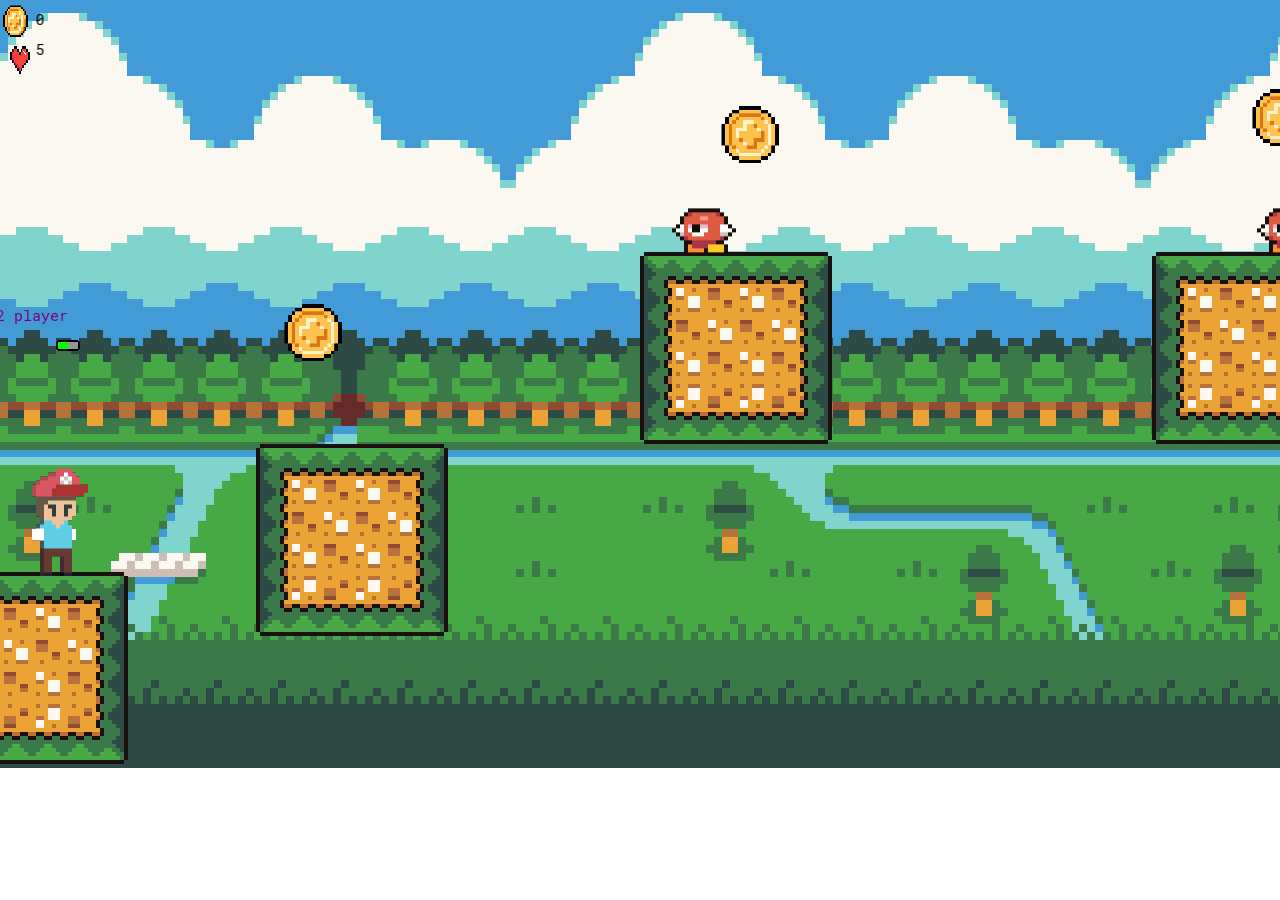
<file: jogo/index.html>
<!DOCTYPE html>
<html lang="en">
    <head>
        <!-- Generated by GameMaker:Studio http://www.yoyogames.com/gamemaker/studio -->
        <meta http-equiv="X-UA-Compatible" content="IE=edge" />
        <meta http-equiv="pragma" content="no-cache"/>
        <meta name="apple-mobile-web-app-capable" content="yes" />
        <meta name ="viewport" content="width=device-width, initial-scale=1.0, maximum-scale=1.0, user-scalable=0" />
        <meta name="apple-mobile-web-app-status-bar-style" content="black-translucent" />
        <meta charset="utf-8"/>

        <!-- Set the title bar of the page -->
        <title>Created with GameMaker Studio 2</title>

        <!-- Set the background colour of the document -->
        <style>
            body {
              background: #0;
              color:#cccccc;
              margin: 0px;
              padding: 0px;
              border: 0px;
            }
            canvas {
                      image-rendering: optimizeSpeed;
                      -webkit-interpolation-mode: nearest-neighbor;
                      -ms-touch-action: none;
                      margin: 0px;
                      padding: 0px;
                      border: 0px;
            }
            :-webkit-full-screen #canvas {
                 width: 100%;
                 height: 100%;
            }
            div.gm4html5_div_class
            {
              margin: 0px;
              padding: 0px;
              border: 0px;
            }
            /* START - Login Dialog Box */
            div.gm4html5_login
            {
                 padding: 20px;
                 position: absolute;
                 border: solid 2px #000000;
                 background-color: #404040;
                 color:#00ff00;
                 border-radius: 15px;
                 box-shadow: #101010 20px 20px 40px;
            }
            div.gm4html5_cancel_button
            {
                 float: right;
            }
            div.gm4html5_login_button
            {
                 float: left;
            }
            div.gm4html5_login_header
            {
                 text-align: center;
            }
            /* END - Login Dialog Box */
            :-webkit-full-screen {
               width: 100%;
               height: 100%;
            }
        </style>
    </head>

    <body>
        <div class="gm4html5_div_class" id="gm4html5_div_id">
            <!-- Create the canvas element the game draws to -->
            <canvas id="canvas" width="1366" height="768" >
                     <p>Your browser doesn't support HTML5 canvas.</p>
            </canvas>
        </div>

        <!-- Run the game code -->
        <script type="text/javascript" src="html5game/projeto escola.js?CWABC=154660866"></script>
        <script>window.onload = GameMaker_Init;</script>
    </body>
</html>
</file>
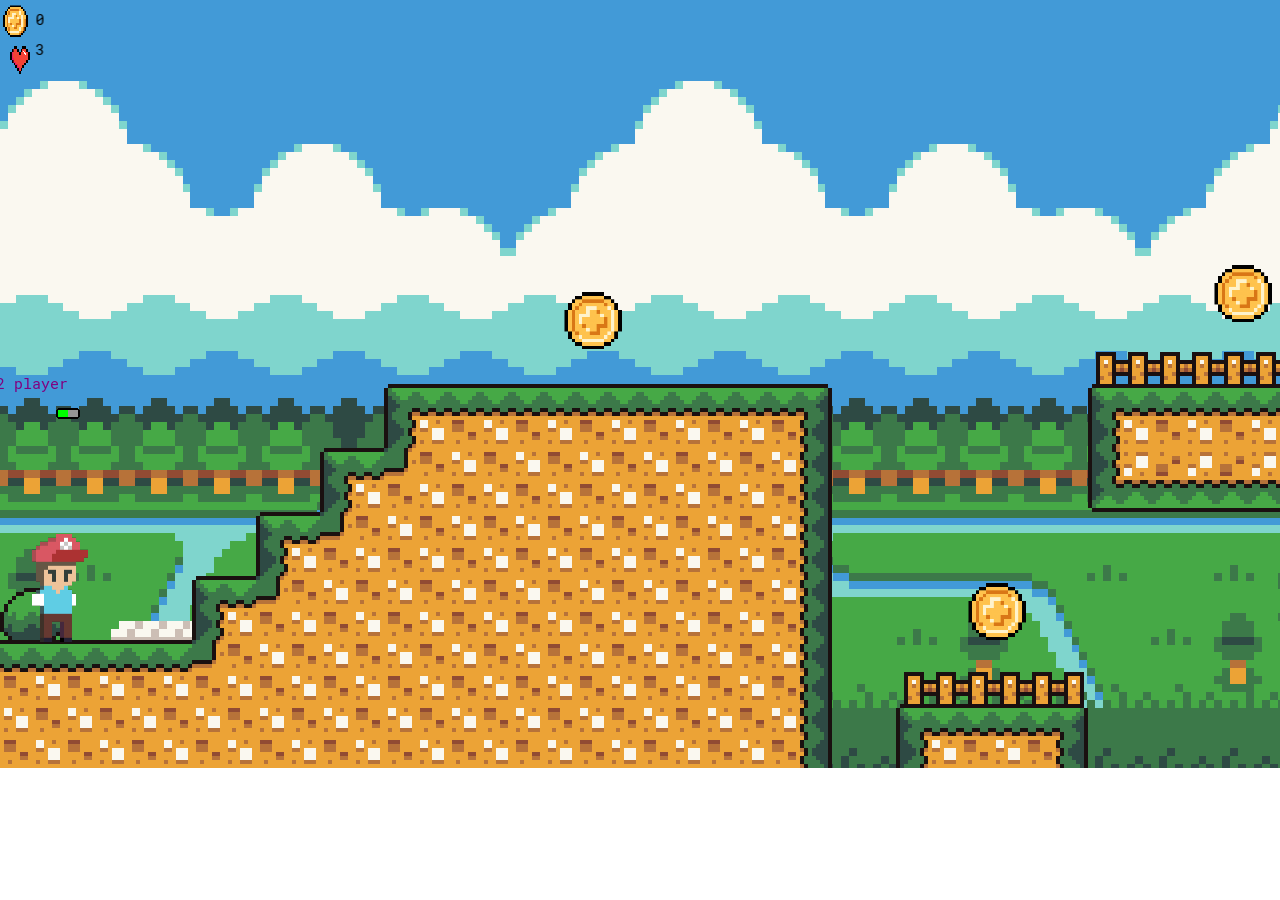
<file: jogo/super_mario/index.html>
<!DOCTYPE html>
<html lang="en">
    <head>
        <!-- Generated by GameMaker:Studio http://www.yoyogames.com/gamemaker/studio -->
        <meta http-equiv="X-UA-Compatible" content="IE=edge" />
        <meta http-equiv="pragma" content="no-cache"/>
        <meta name="apple-mobile-web-app-capable" content="yes" />
        <meta name ="viewport" content="width=device-width, initial-scale=1.0, maximum-scale=1.0, user-scalable=0" />
        <meta name="apple-mobile-web-app-status-bar-style" content="black-translucent" />
        <meta charset="utf-8"/>

        <!-- Set the title bar of the page -->
        <title>Created with GameMaker Studio 2</title>

        <!-- Set the background colour of the document -->
        <style>
            body {
              background: #0;
              color:#cccccc;
              margin: 0px;
              padding: 0px;
              border: 0px;
            }
            canvas {
                      image-rendering: optimizeSpeed;
                      -webkit-interpolation-mode: nearest-neighbor;
                      -ms-touch-action: none;
                      margin: 0px;
                      padding: 0px;
                      border: 0px;
            }
            :-webkit-full-screen #canvas {
                 width: 100%;
                 height: 100%;
            }
            div.gm4html5_div_class
            {
              margin: 0px;
              padding: 0px;
              border: 0px;
            }
            /* START - Login Dialog Box */
            div.gm4html5_login
            {
                 padding: 20px;
                 position: absolute;
                 border: solid 2px #000000;
                 background-color: #404040;
                 color:#00ff00;
                 border-radius: 15px;
                 box-shadow: #101010 20px 20px 40px;
            }
            div.gm4html5_cancel_button
            {
                 float: right;
            }
            div.gm4html5_login_button
            {
                 float: left;
            }
            div.gm4html5_login_header
            {
                 text-align: center;
            }
            /* END - Login Dialog Box */
            :-webkit-full-screen {
               width: 100%;
               height: 100%;
            }
        </style>
    </head>

    <body>
        <div class="gm4html5_div_class" id="gm4html5_div_id">
            <!-- Create the canvas element the game draws to -->
            <canvas id="canvas" width="1366" height="768" >
                     <p>Your browser doesn't support HTML5 canvas.</p>
            </canvas>
        </div>

        <!-- Run the game code -->
        <script type="text/javascript" src="html5game/projeto escola.js?THBYB=2019119966"></script>
        <script>window.onload = GameMaker_Init;</script>
    </body>
</html>
</file>
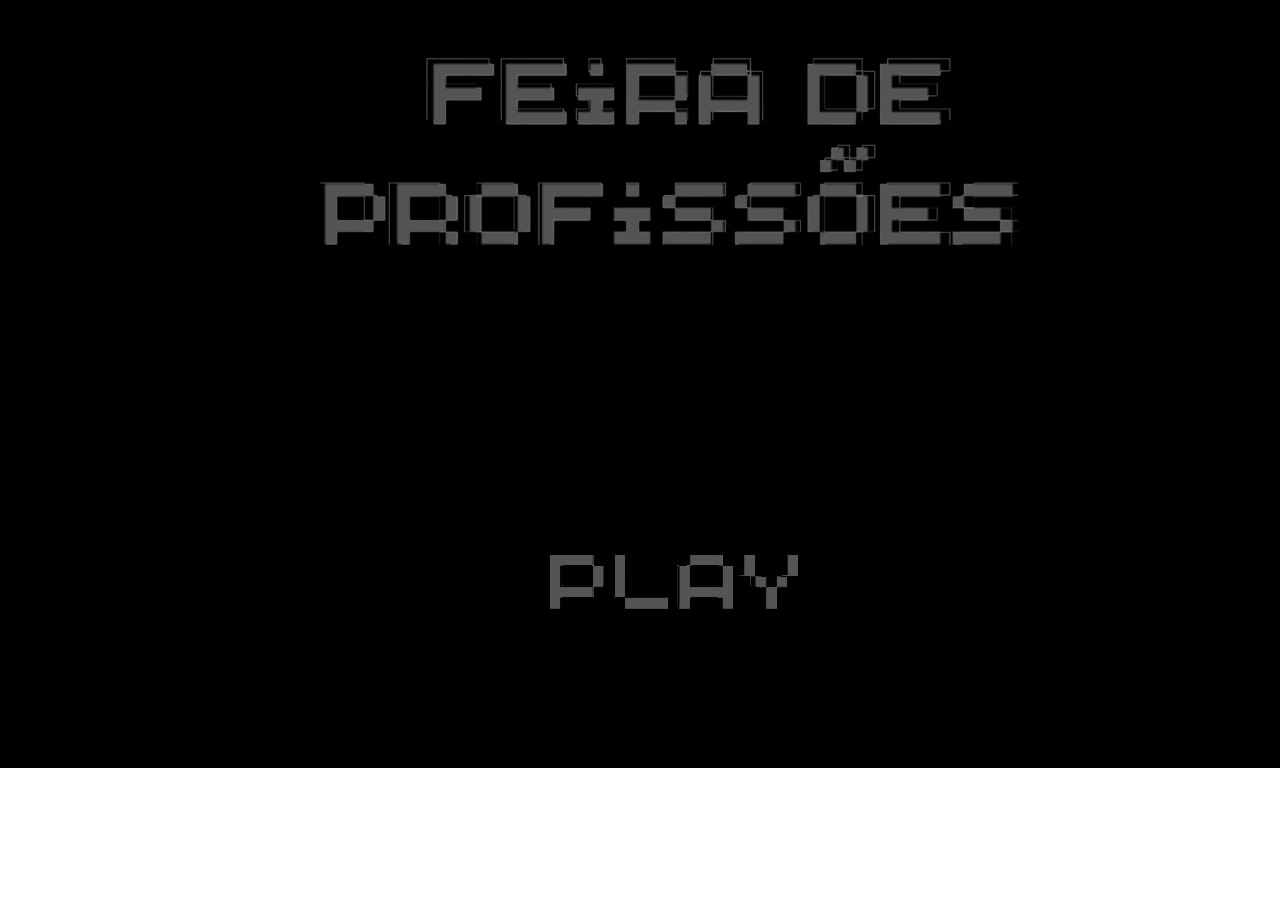
<file: jogo/top_down/index.html>
<!DOCTYPE html>
<html lang="en">
    <head>
        <!-- Generated by GameMaker:Studio http://www.yoyogames.com/gamemaker/studio -->
        <meta http-equiv="X-UA-Compatible" content="IE=edge" />
        <meta http-equiv="pragma" content="no-cache"/>
        <meta name="apple-mobile-web-app-capable" content="yes" />
        <meta name ="viewport" content="width=device-width, initial-scale=1.0, maximum-scale=1.0, user-scalable=0" />
        <meta name="apple-mobile-web-app-status-bar-style" content="black-translucent" />
        <meta charset="utf-8"/>

        <!-- Set the title bar of the page -->
        <title>Created with GameMaker Studio 2</title>

        <!-- Set the background colour of the document -->
        <style>
            body {
              background: #0;
              color:#cccccc;
              margin: 0px;
              padding: 0px;
              border: 0px;
            }
            canvas {
                      image-rendering: optimizeSpeed;
                      -webkit-interpolation-mode: nearest-neighbor;
                      -ms-touch-action: none;
                      margin: 0px;
                      padding: 0px;
                      border: 0px;
            }
            :-webkit-full-screen #canvas {
                 width: 100%;
                 height: 100%;
            }
            div.gm4html5_div_class
            {
              margin: 0px;
              padding: 0px;
              border: 0px;
            }
            /* START - Login Dialog Box */
            div.gm4html5_login
            {
                 padding: 20px;
                 position: absolute;
                 border: solid 2px #000000;
                 background-color: #404040;
                 color:#00ff00;
                 border-radius: 15px;
                 box-shadow: #101010 20px 20px 40px;
            }
            div.gm4html5_cancel_button
            {
                 float: right;
            }
            div.gm4html5_login_button
            {
                 float: left;
            }
            div.gm4html5_login_header
            {
                 text-align: center;
            }
            /* END - Login Dialog Box */
            :-webkit-full-screen {
               width: 100%;
               height: 100%;
            }
        </style>
    </head>

    <body>
        <div class="gm4html5_div_class" id="gm4html5_div_id">
            <!-- Create the canvas element the game draws to -->
            <canvas id="canvas" width="1366" height="768" >
                     <p>Your browser doesn't support HTML5 canvas.</p>
            </canvas>
        </div>

        <!-- Run the game code -->
        <script type="text/javascript" src="html5game/Benfs.js?DJFYB=1746521453"></script>
        <script>window.onload = GameMaker_Init;</script>
    </body>
</html>
</file>
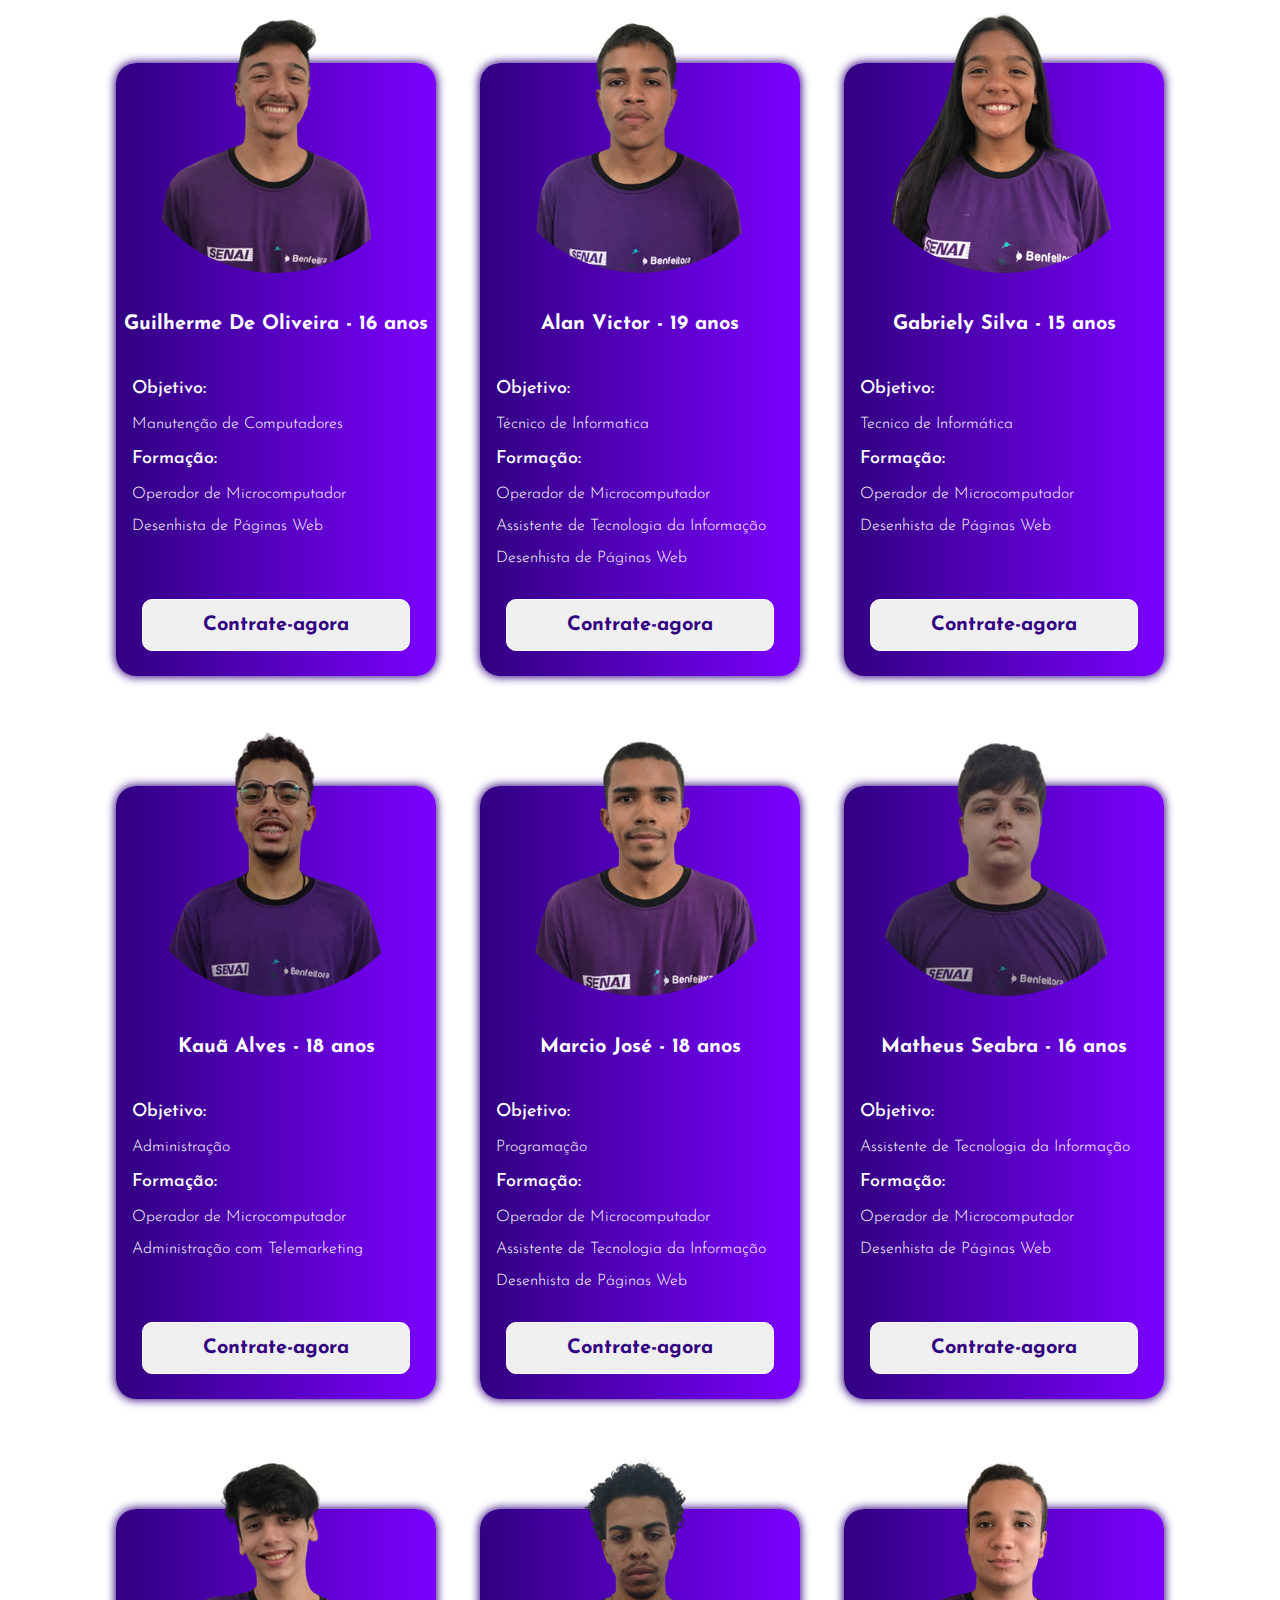
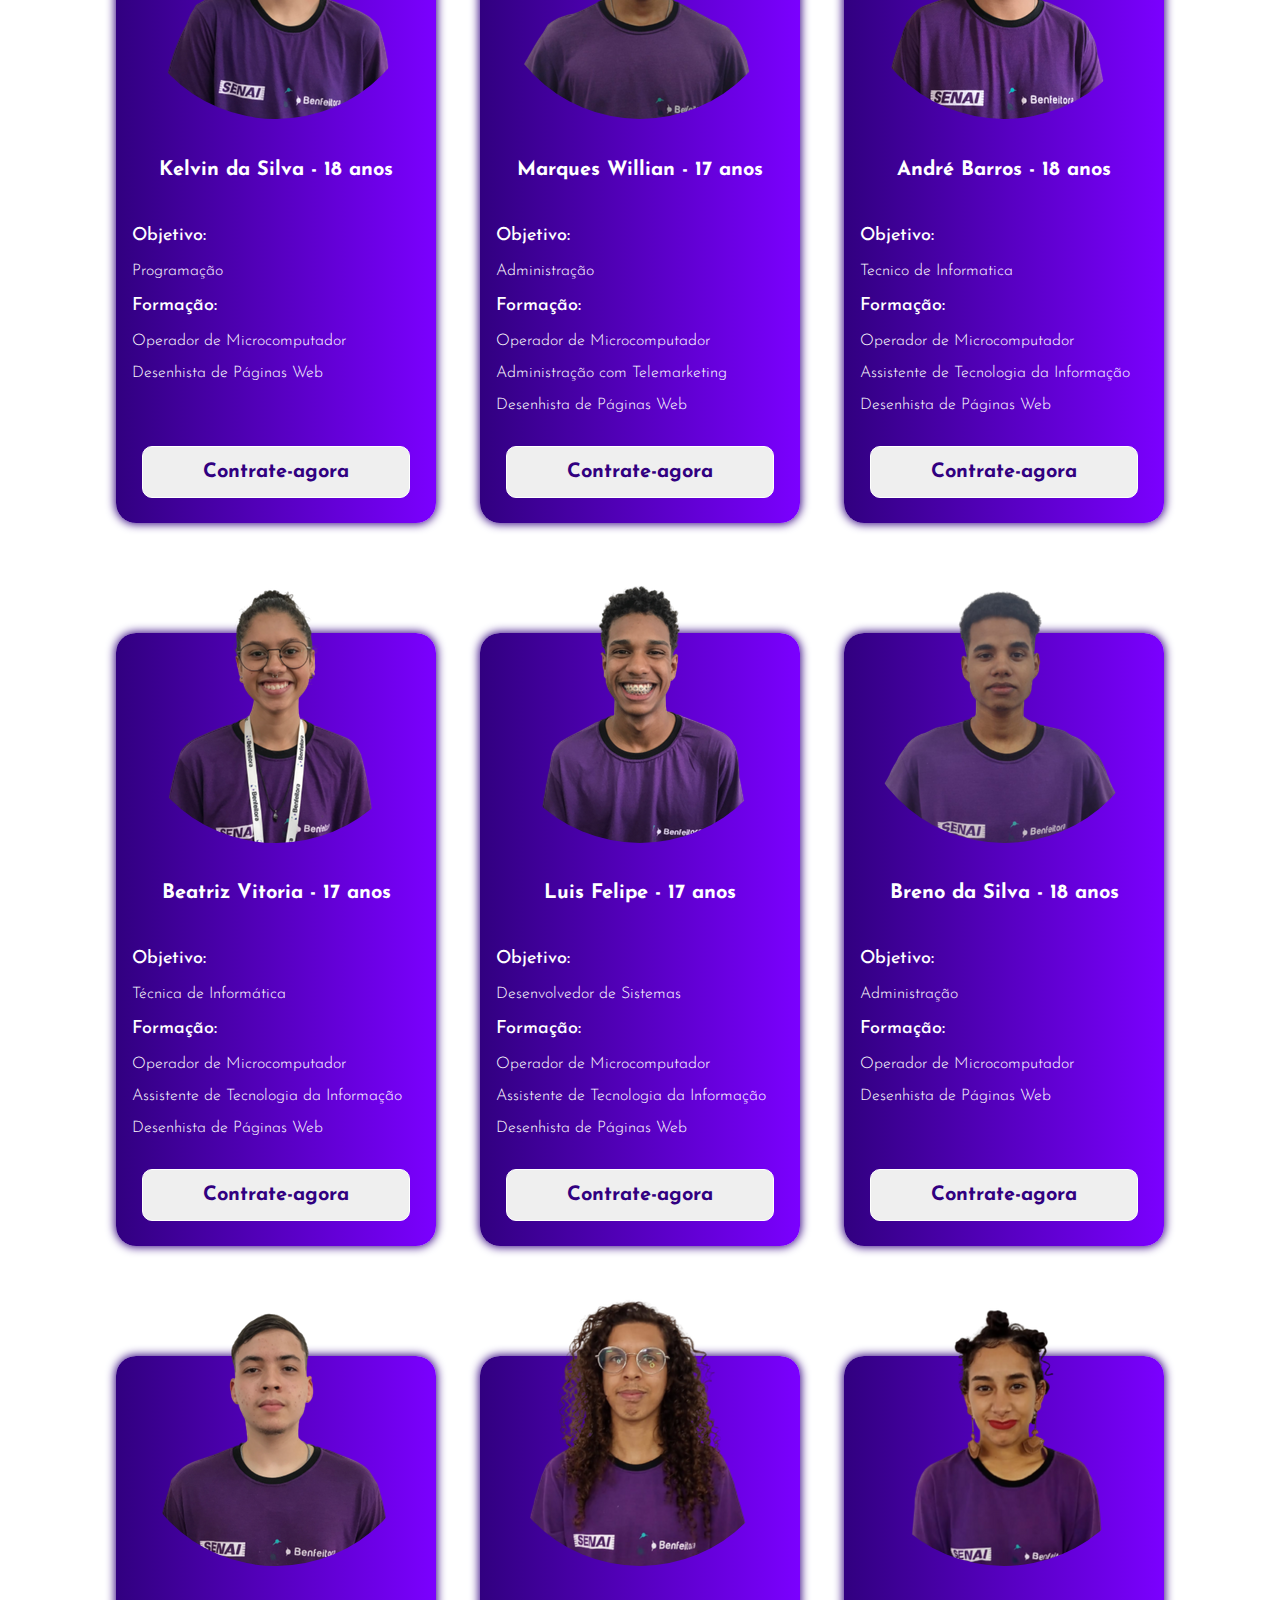
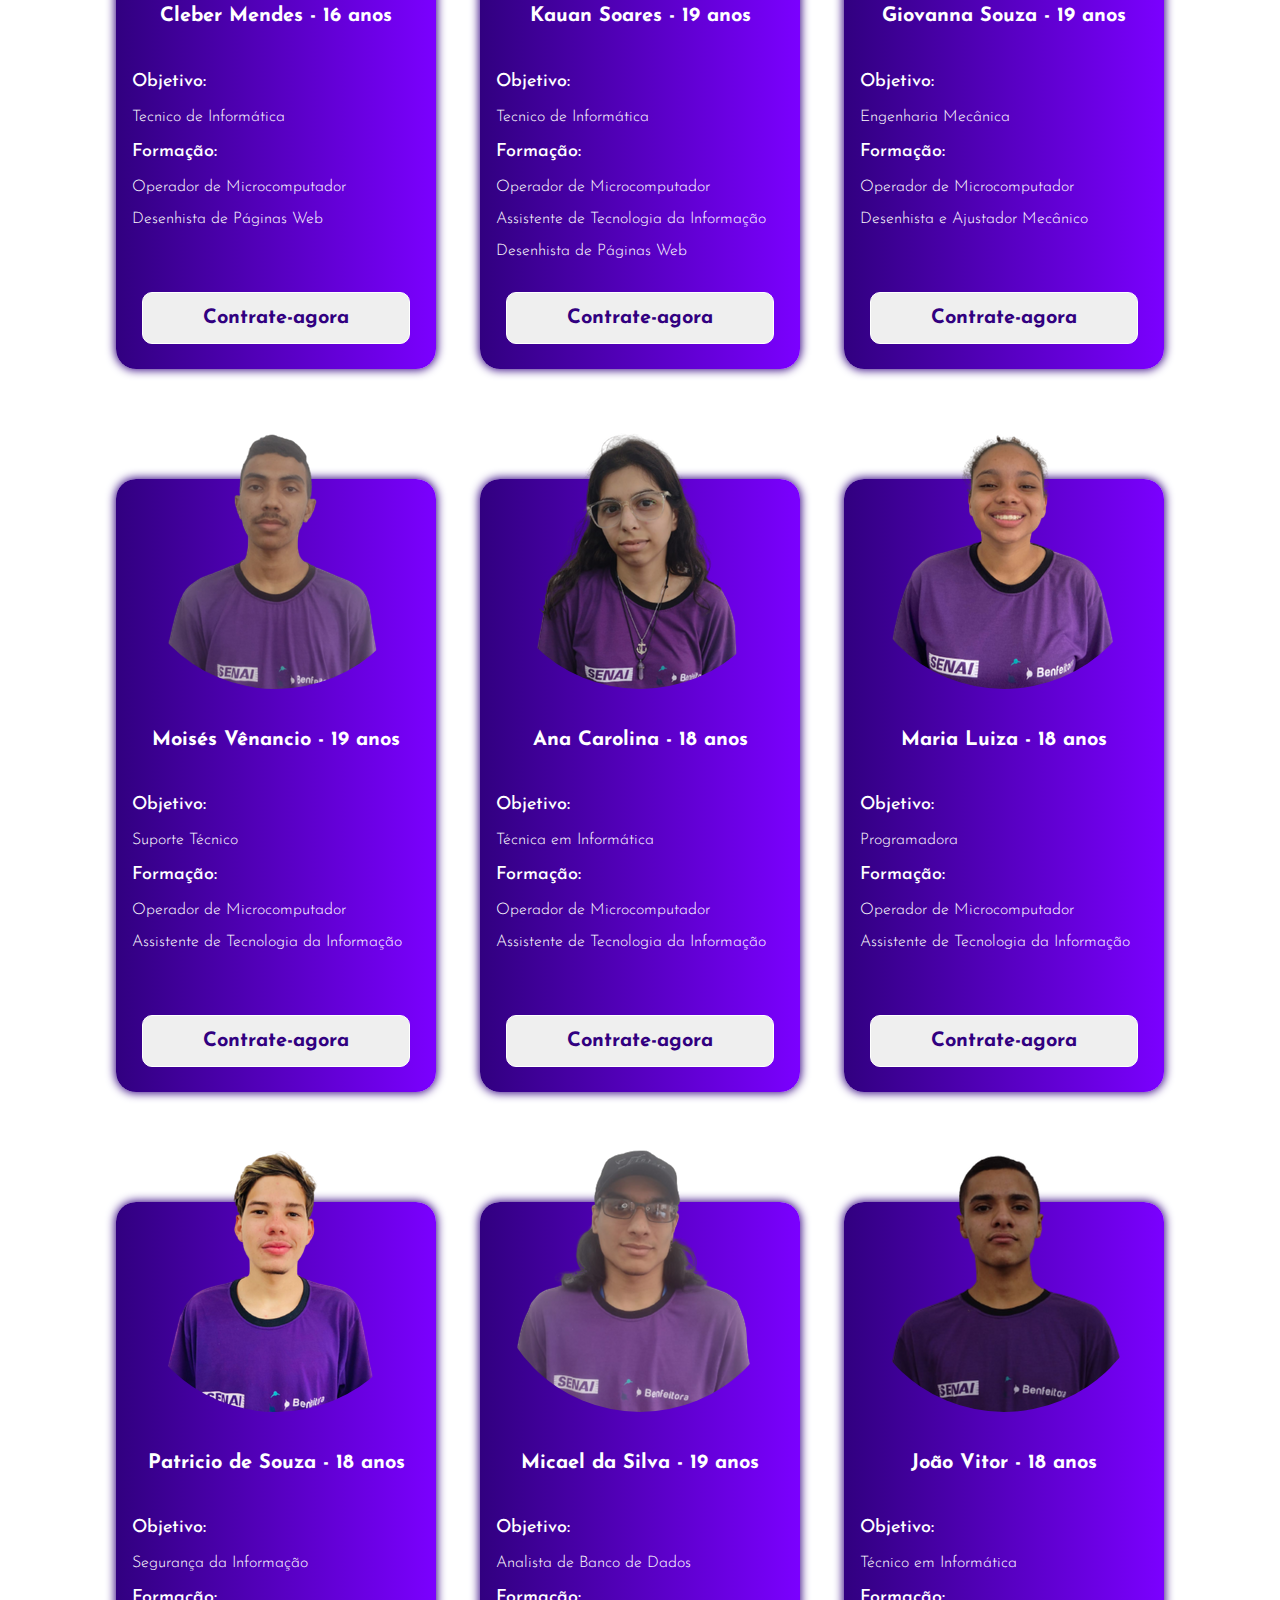
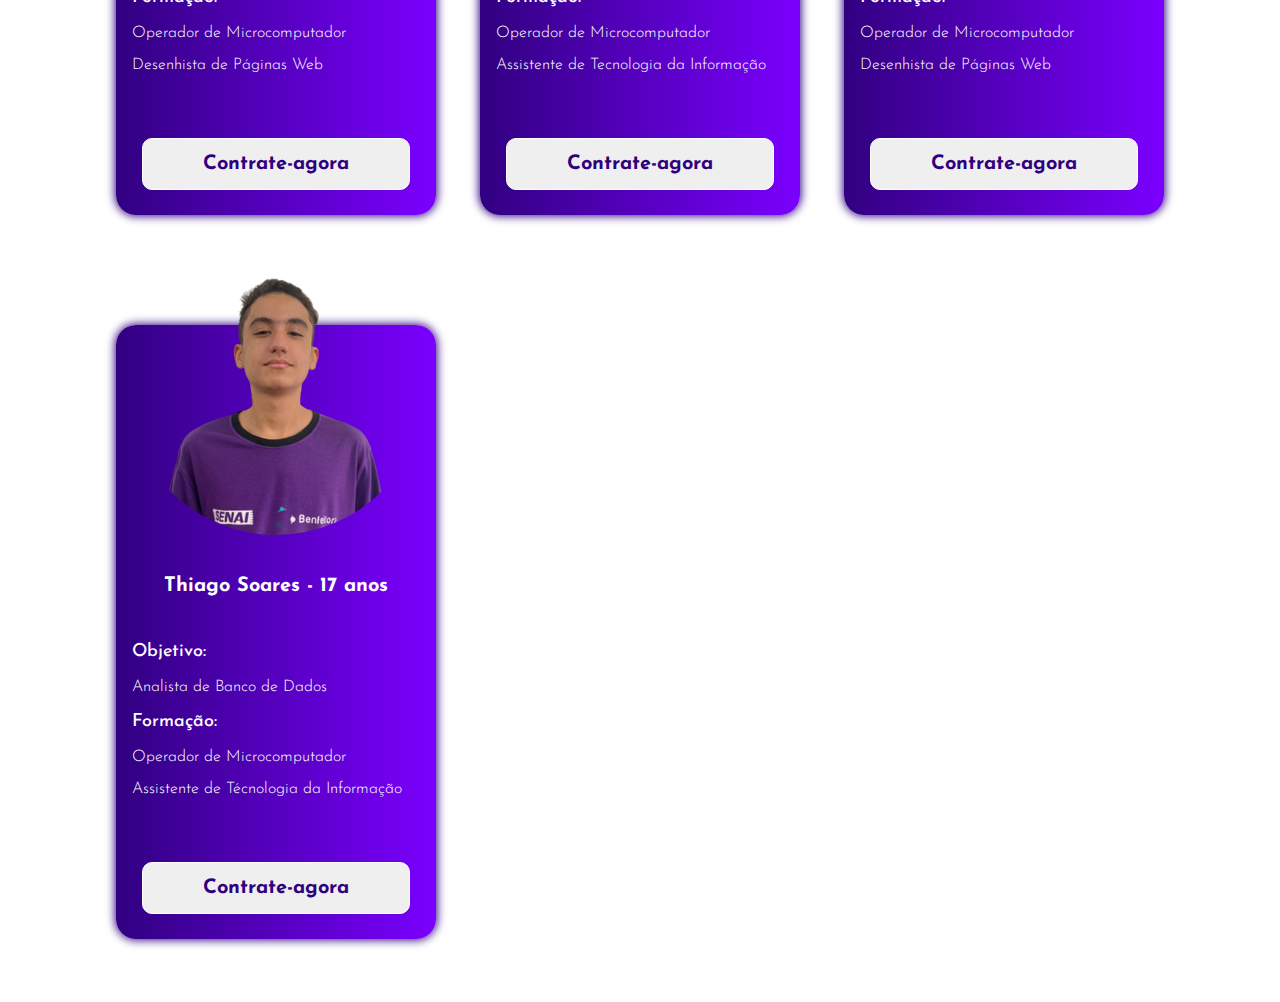
<file: card.html>
<!DOCTYPE html>
<html>
<head>
<meta name="viewport" content="width=device-width, initial-scale=1">
<link rel="stylesheet" href="assets/css/card.css">
<style>
button {
  text-decoration:none;
  color:rgb(57, 11, 130);
   text-decoration: none;
}
</style>

</head>
<body>

<div id="container_cards">

<div class="card">
  <img src="ti_300/gui.png" alt="Avatar">
  <h4 class="nome_aluno"><b>Guilherme De Oliveira - 16 anos</b></h4> 
  <div class="container">
    <p class="center">Objetivo: </p>
    <p>Manutenção de Computadores</p>
    <p class="center">Formação:</p>
    <p>Operador de Microcomputador<p>
    <p>Desenhista de Páginas Web</p>
  </div>
  <button class="contrate-agora" onclick="window.open('https://api.whatsapp.com/send?phone=5511977238655&text=Olá%20Guilherme%20de%20Oliveira');  " type="button">Contrate-agora</button>
</div>

<div class="card">
  <img src="ti_300/alan.png" alt="Avatar">
  <h4 class="nome_aluno"><b>Alan Victor - 19 anos</b></h4> 
  <div class="container">
    <p class="center">Objetivo:</p>
    <p>Técnico de Informatica</p>
    <p class="center">Formação:</p>
    <p>Operador de Microcomputador<p>
    <p>Assistente de Tecnologia da Informação</p>
    <p>Desenhista de Páginas Web</p>
  </div>
  <button class="contrate-agora" onclick="window.open('https://api.whatsapp.com/send?phone=5511912776405&text=Olá%20Alan%20Vitor');  " type="button">Contrate-agora</button>
</div>




<div class="card">
  <img src="ti_300/gabi.png" alt="Avatar">
  <h4 class="nome_aluno"><b>Gabriely Silva - 15 anos</b></h4> 
  <div class="container">
    <p class="center">Objetivo: </p>
    <p>Tecnico de Informática</p>
    <p class="center">Formação:</p>
    <p>Operador de Microcomputador<p>
      <p>Desenhista de Páginas Web</p>
    </div>
    <button class="contrate-agora" onclick="window.open('https://api.whatsapp.com/send?phone=5511969529983&text=Olá%20Gabriely%20Silva');  " type="button">Contrate-agora</button>
  </div>
  
  <div class="card">
    <img src="ti_300/kaua.png" alt="Avatar">
    <h4 class="nome_aluno"><b>Kauã Alves - 18 anos</b></h4> 
    <div class="container">
      <p class="center">Objetivo: </p>
      <p>Administração</p>
      <p class="center">Formação:</p>
      <p>Operador de Microcomputador<p>
        <p>Administração com Telemarketing</p>
      </div>
      <button class="contrate-agora" onclick="window.open('https://api.whatsapp.com/send?phone=5511949846107&text=Olá%20Kauã%20Alves');  " type="button">Contrate-agora</button>
    </div>
    
    <div class="card">
      <img src="ti_300/marcio.png" alt="Avatar">
      <h4 class="nome_aluno"><b>Marcio José - 18 anos</b></h4> 
      <div class="container">
        <p class="center">Objetivo: </p>
        <p>Programação</p>
        <p class="center">Formação:</p>
        <p>Operador de Microcomputador<p>
        <p>Assistente de Tecnologia da Informação</p>
        <p>Desenhista de Páginas Web</p>
        </div>
        <button class="contrate-agora" onclick="window.open('https://api.whatsapp.com/send?phone=5511982663351&text=Olá%20Marcio%20José');  " type="button">Contrate-agora</button>
    </div>
    
    
    
    <div class="card">
      <img src="ti_300/matheus.png" alt="Avatar">
      <h4 class="nome_aluno"><b>Matheus Seabra - 16 anos</b></h4> 
      <div class="container">
        <p class="center">Objetivo: </p>
        <p>Assistente de Tecnologia da Informação</p>
        <p class="center">Formação:</p>
        <p>Operador de Microcomputador<p>
        <p>Desenhista de Páginas Web</p>
        </div>
        <button class="contrate-agora" onclick="window.open('https://api.whatsapp.com/send?phone=5511971645669&text=Olá%20Matheus%20Seabra');  " type="button">Contrate-agora</button>
      </div>
      
      <div class="card">
        <img src="ti_300/kelvin.png" alt="Avatar">
        <h4 class="nome_aluno"><b>Kelvin da Silva - 18 anos</b></h4> 
        <div class="container">
          <p class="center">Objetivo: </p>
          <p>Programação</p>
          <p class="center">Formação:</p>
          <p>Operador de Microcomputador<p>
            <p>Desenhista de Páginas Web</p>
          </div>
          <button class="contrate-agora" onclick="window.open('https://api.whatsapp.com/send?phone=5511991269714&text=Olá%20Kelvin%20da%20Silva');  " type="button">Contrate-agora</button>
        </div>
      
      <div class="card">
        <img src="ti_300/marques.png" alt="Avatar">
        <h4 class="nome_aluno"><b>Marques Willian - 17 anos</b></h4> 
        <div class="container">
          <p class="center">Objetivo: </p>
          <p>Administração</p>
          <p class="center">Formação:</p>
          <p>Operador de Microcomputador<p>
            <p>Administração com Telemarketing</p>
            <p>Desenhista de Páginas Web</p>
          </div>
  
          <button class="contrate-agora" onclick="window.open('https://api.whatsapp.com/send?phone=5511939207499&text=Olá%20Marques%20Willian');  " type="button">Contrate-agora</button>
        </div>
        
        <div class="card">
          <img src="ti_300/andre.png" alt="Avatar">
          <h4 class="nome_aluno"><b>André Barros - 18 anos</b></h4> 
          <div class="container">
            <p class="center">Objetivo: </p>
            <p>Tecnico de Informatica</p>
            <p class="center">Formação:</p>
            <p>Operador de Microcomputador<p>
              <p>Assistente de Tecnologia da Informação</p>
          <p>Desenhista de Páginas Web</p>
        </div>
        
        <button class="contrate-agora" onclick="window.open('https://api.whatsapp.com/send?phone=5511970250659&text=Olá%20André%20Barros');  " type="button">Contrate-agora</button>
      </div>
      
      <div class="card">
        <img src="ti_300/bia.png" alt="Avatar">
        <h4 class="nome_aluno"><b>Beatriz Vitoria - 17 anos</b></h4> 
        <div class="container">
          <p class="center">Objetivo: </p>
        <p>Técnica de Informática</p>
        <p class="center">Formação:</p>
        <p>Operador de Microcomputador<p>
          <p>Assistente de Tecnologia da Informação</p>
        <p>Desenhista de Páginas Web</p>
      </div>
      <button class="contrate-agora" onclick="window.open('https://api.whatsapp.com/send?phone=5511966131974&text=Olá%20Beatriz%20Vit%C3%B3ria');  " type="button">Contrate-agora</button>
    </div>

    <div class="card">
      <img src="ti_300/luis.png" alt="Avatar">
      <h4 class="nome_aluno"><b>Luis Felipe - 17 anos</b></h4> 
      <div class="container">
        <p class="center">Objetivo: </p>
        <p>Desenvolvedor de Sistemas</p>
        <p class="center">Formação:</p>
        <p>Operador de Microcomputador<p>
          <p>Assistente de Tecnologia da Informação</p>
          <p>Desenhista de Páginas Web</p>
        </div>
        <button class="contrate-agora" onclick="window.open('https://api.whatsapp.com/send?phone=5511949497844&text=Olá%20Luis%20Felipe');  " type="button">Contrate-agora</button>
    </div>

    <div class="card">
      <img src="ti_300/breno.png" alt="Avatar">
      <h4 class="nome_aluno"><b>Breno da Silva - 18 anos</b></h4> 
      <div class="container">
        <p class="center">Objetivo: </p>
        <p>Administração</p>
        <p class="center">Formação:</p>
        <p>Operador de Microcomputador<p>
          <p>Desenhista de Páginas Web</p>
        </div>
        <button class="contrate-agora" onclick="window.open('https://api.whatsapp.com/send?phone=5511965012423&text=Olá%20Breno%20da%20Silva');  " type="button">Contrate-agora</button>
      </div>

    <div class="card">
      <img src="ti_300/kleber.png" alt="Avatar">
      <h4 class="nome_aluno"><b>Cleber Mendes - 16 anos</b></h4> 
      <div class="container">
        <p class="center">Objetivo: </p>
        <p>Tecnico de Informática</p>
        <p class="center">Formação:</p>
        <p>Operador de Microcomputador<p>
          <p>Desenhista de Páginas Web</p>
        </div>
        <button class="contrate-agora" onclick="window.open('https://api.whatsapp.com/send?phone=5511965028177&text=Olá%20Cleber%20Mendes');  " type="button">Contrate-agora</button>
      </div>
      
      <div class="card">
        <img src="ti_300/kauan.png" alt="Avatar">
        <h4 class="nome_aluno"><b>Kauan Soares - 19 anos</b></h4> 
        <div class="container">
          <p class="center">Objetivo: </p>
          <p>Tecnico de Informática</p>
          <p class="center">Formação:</p>
          <p>Operador de Microcomputador<p>
          <p>Assistente de Tecnologia da Informação</p>
          <p>Desenhista de Páginas Web</p>
          </div>
          <button class="contrate-agora" onclick="window.open('https://api.whatsapp.com/send?phone=5511980182077&text=Olá%20Kauan%20Soares');  " type="button">Contrate-agora</button>
        </div>

        <div class="card">
          <img src="ti_300/giovanna.png" alt="Avatar">
          <h4 class="nome_aluno"><b>Giovanna Souza - 19 anos</b></h4> 
          <div class="container">
            <p class="center">Objetivo: </p>
            <p>Engenharia Mecânica</p>
            <p class="center">Formação:</p>
            <p>Operador de Microcomputador<p>
            <p>Desenhista e Ajustador Mecânico</p>
          </div>
          <button class="contrate-agora" onclick="window.open('https://api.whatsapp.com/send?phone=5511993098038e+21&text=Olá%20Giovanna%20Souza');  " type="button">Contrate-agora</button>
          </div>

          <div class="card">
            <img src="ti_300/moises.png" alt="Avatar">
            <h4 class="nome_aluno"><b>Moisés Vênancio - 19 anos</b></h4> 
            <div class="container">
              <p class="center">Objetivo: </p>
              <p>Suporte Técnico</p>
              <p class="center">Formação:</p>
              <p>Operador de Microcomputador<p>
              <p>Assistente de Tecnologia da Informação</p>
            </div>
              <button class="contrate-agora" onclick="window.open('https://api.whatsapp.com/send?phone=5511961743204&text=Olá%20Moisés%20Venâncio'); " type="button">Contrate-agora</button>
            </div>
  
            <div class="card">
              <img src="ti_300/ana.png" alt="Avatar">
              <h4 class="nome_aluno"><b>Ana Carolina - 18 anos</b></h4> 
              <div class="container">
                <p class="center">Objetivo: </p>
                <p>Técnica em Informática</p>
                <p class="center">Formação:</p>
                <p>Operador de Microcomputador<p>
                <p>Assistente de Tecnologia da Informação</p>
              </div>
              <button class="contrate-agora" onclick="window.open('https://api.whatsapp.com/send?phone=5511999916192&text=Olá%20Ana%20Carolina'); " type="button">Contrate-agora</button>
              </div>

              <div class="card">
                <img src="ti_300/maria.png" alt="Avatar">
                <h4 class="nome_aluno"><b>Maria Luiza - 18 anos</b></h4> 
                <div class="container">
                  <p class="center">Objetivo: </p>
                  <p>Programadora</p>
                  <p class="center">Formação:</p>
                  <p>Operador de Microcomputador<p>
                  <p>Assistente de Tecnologia da Informação</p>
                </div>
                <button class="contrate-agora" onclick="window.open('https://api.whatsapp.com/send?phone=5511958776727&text=Olá%20Maria%20Luiza'); " type="button">Contrate-agora</button>
                </div>

                <div class="card">
                  <img src="ti_300/patricio.png" alt="Avatar">
                  <h4 class="nome_aluno"><b>Patricio de Souza - 18 anos</b></h4> 
                  <div class="container">
                    <p class="center">Objetivo: </p>
                    <p>Segurança da Informação</p>
                    <p class="center">Formação:</p>
                    <p>Operador de Microcomputador<p>
                    <p>Desenhista de Páginas Web</p>
                  </div>
                  <button class="contrate-agora" onclick="window.open('https://api.whatsapp.com/send?phone=5511949189621&text=Olá%20Patricio%20de%20Souza'); " type="button">Contrate-agora</button>
                  </div>

                  <div class="card">
                    <img src="ti_300/micael.png" alt="Avatar">
                    <h4 class="nome_aluno"><b>Micael da Silva - 19 anos</b></h4> 
                    <div class="container">
                      <p class="center">Objetivo: </p>
                      <p>Analista de Banco de Dados</p>
                      <p class="center">Formação:</p>
                      <p>Operador de Microcomputador<p>
                      <p>Assistente de Tecnologia da Informação</p>
                    </div>
                    <button class="contrate-agora" onclick="window.open('https://api.whatsapp.com/send?phone=5511983622516&text=Olá%20Micael%20da%20Silva'); " type="button">Contrate-agora</button>
                    </div>

                    <div class="card">
                      <img src="ti_300/joao.png" alt="Avatar">
                      <h4 class="nome_aluno"><b>João Vitor - 18 anos</b></h4> 
                      <div class="container">
                        <p class="center">Objetivo: </p>
                        <p>Técnico em Informática</p>
                        <p class="center">Formação:</p>
                        <p>Operador de Microcomputador<p>
                        <p>Desenhista de Páginas Web</p>
                      </div>
                      <button class="contrate-agora" onclick="window.open('https://api.whatsapp.com/send?phone=55551196660688&text=Olá%20João%20Vitor'); " type="button">Contrate-agora</button>
                      </div>
  
                      <div class="card">
                        <img src="ti_300/thiago.png" alt="Avatar">
                        <h4 class="nome_aluno"><b>Thiago Soares - 17 anos</b></h4> 
                        <div class="container">
                          <p class="center">Objetivo: </p>
                          <p>Analista de Banco de Dados</p>
                          <p class="center">Formação:</p>
                          <p>Operador de Microcomputador<p>
                          <p>Assistente de Técnologia da Informação</p>
                        </div>
                        <button class="contrate-agora" onclick="window.open('https://api.whatsapp.com/send?phone=5511989976665&text=Olá%20Thiago%20Soares'); " type="button">Contrate-agora</button>
                          </button>
                        </div>  

  </div>
  </body>
  </html>
</file>
<file: assets/css/card.css>
@import url('https://fonts.googleapis.com/css2?family=Fredoka:wght@300&family=Josefin+Sans:ital,wght@0,100;0,200;0,300;0,400;1,100;1,200;1,300;1,400&display=swap');



.card {
  display: inline-block;
  font-family: "Josefin sans", sans-serif;
  transition: 0.3s;
  width: 320px;
  height:auto;
  /*background-color: rgb(31, 131, 208);*/
  background-image: linear-gradient(to right, rgb(49, 0, 128), rgb(123, 0, 255));
  /*background-image: linear-gradient(to left, #BE7429,#D9AB55,#F4EEAE,#F2EC66,#C0782B);*/
  border-radius:20px;
  color:white;
  margin:55px 20px;
  box-shadow: 0px 0px 10px 1px rgb(49, 0, 128);
  /*box-shadow: 0px 0px 10px #dcf710,;*/
}


.card img {
  margin-top:-100px;
  object-fit: cover;
  width: 300px;
  height: 300px;
  border-radius:100%;
  padding:10px;

}

.card:hover {
  box-shadow: 0px 0px 16px 0 rgba(0,0,0,0.2);
}

.container {
  padding: 2px 16px;
  height: 210px;
}
.contrate-agora {
    display: block;
    padding:15px 60px;
    margin:25px auto;
    border-radius:10px;
    border:1px solid white;
    font-family: 'Josefin Sans';
    font-size: 24px;
    color: rgb(49, 0, 128);
    font-weight: 800;
    font-size: 20px;
}

.center {
    font-size: 18px;
    font-weight: 500;
    
}
.nome_aluno {
    font-size:20px;
    text-align: center;
}

.card p{
    font-weight:300;
}

p.center {
    font-weight: 500;
}

/*.container {
    display: none;
}

.card {
    border-radius: 50%;
}
*/
/*.content {
    border-top-left-radius: 15px;
    border-top-right-radius: 15px;
    height: 100px;
    background-color:#4850ca;
}*/

#container_cards {
  display: block;
  max-width: 1088px;
  margin:0 auto
}


@media (max-width:1121px) {
  .card {
    margin:100px 
  }
}

@media (max-width:1078px) {
  .card {
    margin: 80px;
  }
}

@media (max-width:997px) {
  .card {
    margin: 60px;
  }
}

@media (max-width:913px) {
  .card {
    margin: 25px;
  }
}

@media (max-width:837px) {
  .card {
    margin: 25px;
  }
}

@media (max-width:776px) {
  .card {
    display: block;
    margin: 80px auto;
    height: 620px;
  }

}
</file>
